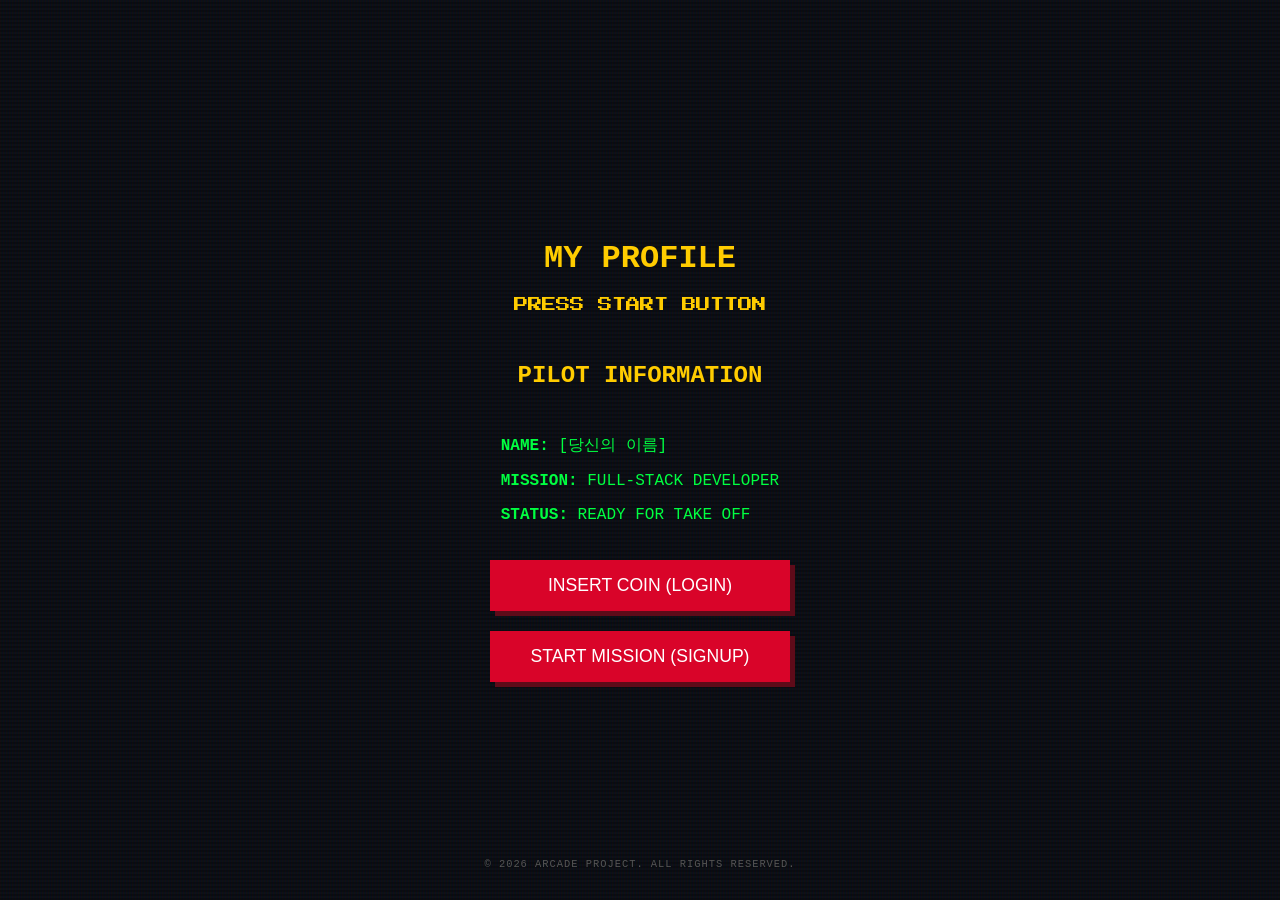
<file: index.html>
<!DOCTYPE html>
<html lang="ko">
<head>
    <meta charset="UTF-8">
    <title>MISSION: INTRODUCE - STRIKER 1945</title>
    <link rel="stylesheet" href="signup.css">
</head>
<body class="arcade-theme">
    <main class="index-container">
        <header>
            <h1 class="glitch" data-text="STRIKER 1945: MY PROFILE">MY PROFILE</h1>
            <p class="blink-text">PRESS START BUTTON</p>
        </header>

        <section class="profile-card">
            <h2>PILOT INFORMATION</h2>
            <article>
                <p><strong>NAME:</strong> [당신의 이름]</p>
                <p><strong>MISSION:</strong> FULL-STACK DEVELOPER</p>
                <p><strong>STATUS:</strong> READY FOR TAKE OFF</p>
            </article>
        </section>

        <nav class="menu-select">
            <button onclick="location.href='login.html'" class="btn-retro">INSERT COIN (LOGIN)</button>
            <button onclick="location.href='signup.html'" class="btn-retro">START MISSION (SIGNUP)</button>
        </nav>
    </main>

    <footer class="index-footer">
        <p>&copy; 2026 ARCADE PROJECT. ALL RIGHTS RESERVED.</p>
    </footer>
</body>
</html>
</file>
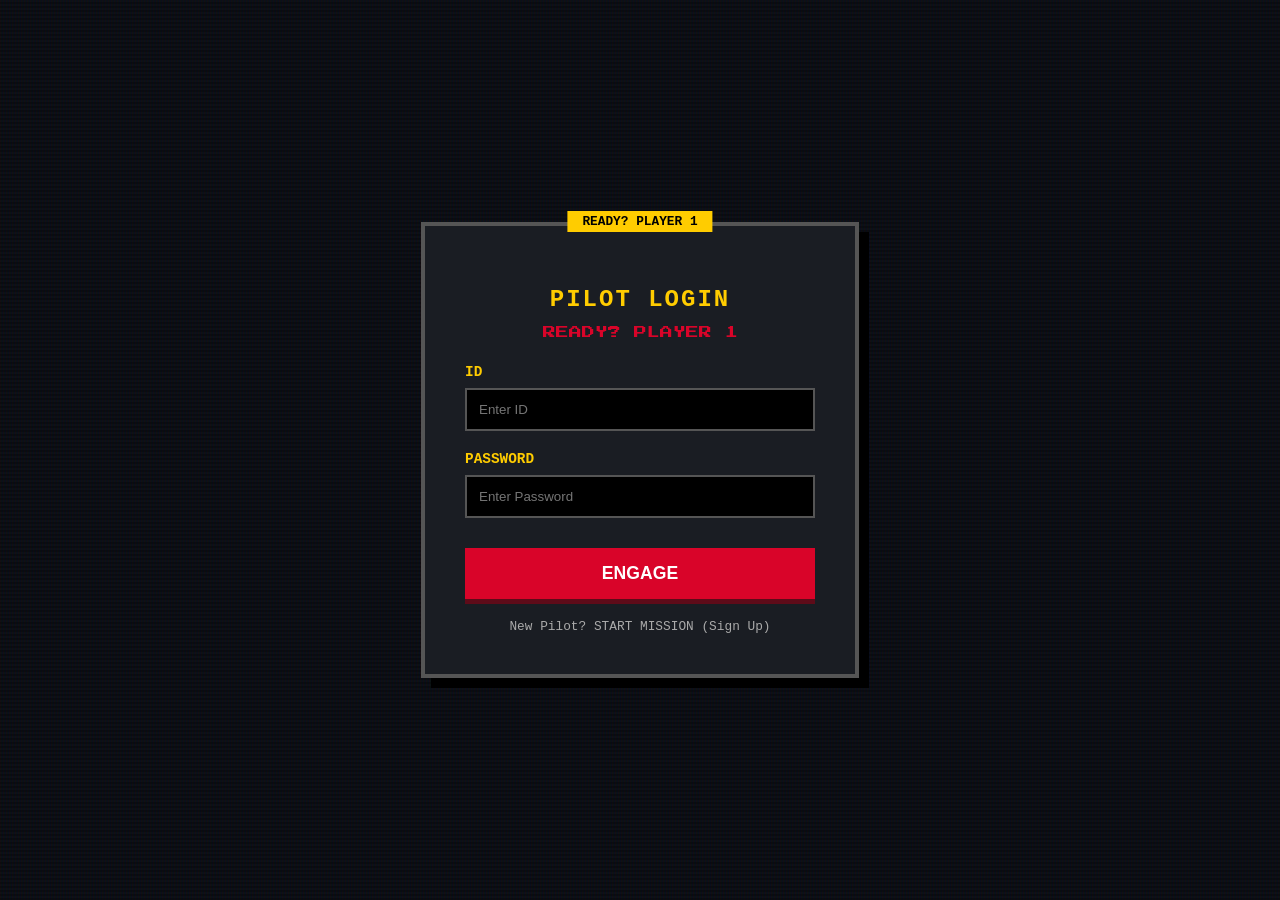
<file: login.html>
<!DOCTYPE html>
<html lang="ko">
<head>
    <meta charset="UTF-8">
    <title>PILOT LOGIN - STRIKER 1945</title>
    <link rel="stylesheet" href="login.css"> </head>
<body class="arcade-theme">
    <main class="form-box">
        <header>
            <h2 class="glitch" data-text="PILOT LOGIN">PILOT LOGIN</h2>
            <p class="blink-text">READY? PLAYER 1</p>
        </header>

        <form id="loginForm">
            <div class="input-group">
                <label for="loginId">ID</label>
                <input type="text" id="loginId" required placeholder="Enter ID">
            </div>
            <div class="input-group">
                <label for="loginPw">PASSWORD</label>
                <input type="password" id="loginPw" required placeholder="Enter Password">
            </div>
            
            <button type="submit" class="btn-retro">ENGAGE</button>
        </form>

        <footer>
            <a href="signup.html" class="link-signup">New Pilot? START MISSION (Sign Up)</a>
        </footer>
    </main>
    <script src="login.js"></script>
</body>
</html>
</file>
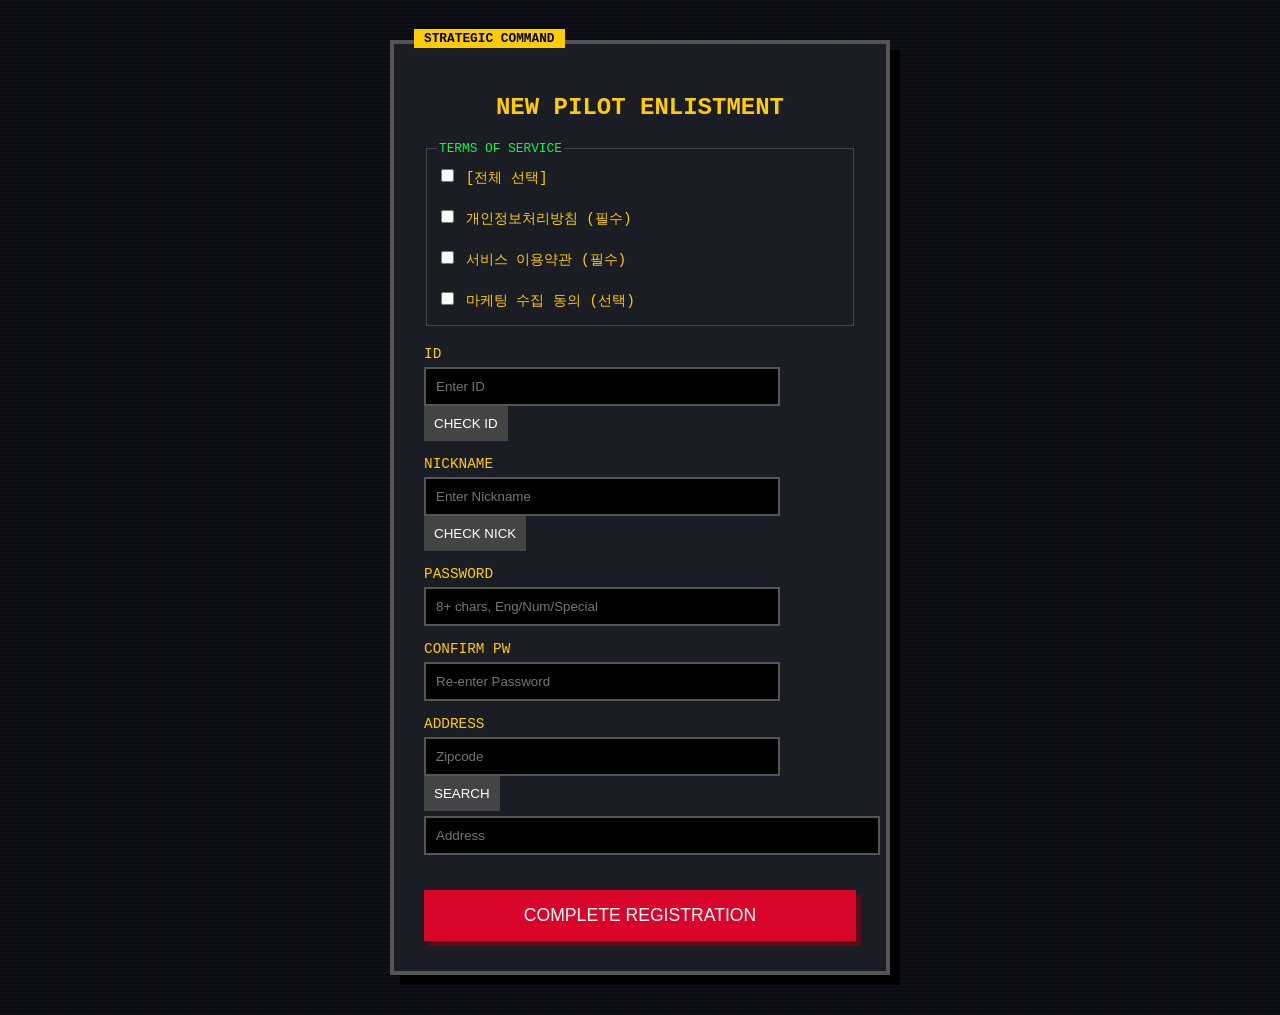
<file: signup.html>
<!DOCTYPE html>
<html lang="ko">
<head>
    <meta charset="UTF-8">
    <title>PILOT REGISTRATION</title>
    <link rel="stylesheet" href="signup.css">
    <script src="//t1.daumcdn.net/mapjsapi/bundle/postcode/prod/postcode.v2.js"></script>
</head>
<body class="arcade-theme">
    <main class="container">
        <section class="form-box">
            <header>
                <h2>NEW PILOT ENLISTMENT</h2>
            </header>

            <form id="signupForm">
                <fieldset class="terms-section">
                    <legend>TERMS OF SERVICE</legend>
                    <label><input type="checkbox" id="checkAll"> [전체 선택]</label><br>
                    <label><input type="checkbox" class="terms" required> 개인정보처리방침 (필수)</label><br>
                    <label><input type="checkbox" class="terms" required> 서비스 이용약관 (필수)</label><br>
                    <label><input type="checkbox" class="terms"> 마케팅 수집 동의 (선택)</label>
                </fieldset>

                <div class="input-group">
                    <label for="userId">ID</label>
                    <input type="text" id="userId" required placeholder="Enter ID">
                    <button type="button" id="btnIdCheck" class="btn-small">CHECK ID</button>
                </div>

                <div class="input-group">
                    <label for="nickname">NICKNAME</label>
                    <input type="text" id="nickname" required placeholder="Enter Nickname">
                    <button type="button" id="btnNickCheck" class="btn-small">CHECK NICK</button>
                </div>

                <div class="input-group">
                    <label for="pw">PASSWORD</label>
                    <input type="password" id="pw" required placeholder="8+ chars, Eng/Num/Special">
                    <p id="pwMsg" class="msg"></p>
                </div>

                <div class="input-group">
                    <label for="pwConfirm">CONFIRM PW</label>
                    <input type="password" id="pwConfirm" required placeholder="Re-enter Password">
                    <p id="pwConfirmMsg" class="msg"></p>
                </div>

                <div class="input-group">
                    <label>ADDRESS</label>
                    <input type="text" id="postcode" placeholder="Zipcode" readonly>
                    <button type="button" onclick="execDaumPostcode()" class="btn-small">SEARCH</button><br>
                    <input type="text" id="address" placeholder="Address" readonly style="width: 100%; margin-top:5px;">
                </div>

                <button type="submit" class="btn-retro submit-btn">COMPLETE REGISTRATION</button>
            </form>
        </section>
    </main>
    <script src="signup.js"></script>
</body>
</html>
</file>
<file: signup.css>
@import url('https://fonts.googleapis.com/css2?family=Press+Start+2P&display=swap');

body.arcade-theme {
    background-color: #0b0e14;
    color: #00ff41; /* 매트릭스/레이더 느낌의 초록 */
    font-family: 'Courier New', Courier, monospace;
    margin: 0;
    display: flex;
    justify-content: center;
    align-items: center;
    min-height: 100vh;
    background-image: linear-gradient(rgba(18, 16, 16, 0) 50%, rgba(0, 0, 0, 0.25) 50%), 
                      linear-gradient(90deg, rgba(255, 0, 0, 0.06), rgba(0, 255, 0, 0.02), rgba(0, 0, 255, 0.06));
    background-size: 100% 4px, 3px 100%; /* CRT 스캔라인 효과 */
    flex-direction: column; /* 세로 방향으로 정렬 */
    position: relative;     /* 푸터 위치 고정을 위함 */
    padding: 20px;
    box-sizing: border-box;
}

.container { width: 100%; max-width: 500px; padding: 20px; }

.index-container {
    display: flex;
    flex-direction: column;
    justify-content: center;
    align-items: center;
    text-align: center;      /* 텍스트 중앙 정렬 */
    flex-grow: 1;            /* 푸터를 밀어내기 위해 공간 확보 */
    width: 100%;
    max-width: 600px;
}

.form-box {
    border: 4px solid #555;
    background: #1a1d23;
    padding: 30px;
    box-shadow: 10px 10px 0px #000;
    position: relative;
}

.form-box::before { /* 상단 장식 */
    content: "STRATEGIC COMMAND";
    position: absolute;
    top: -15px; left: 20px;
    background: #ffcc00;
    color: #000;
    padding: 2px 10px;
    font-weight: bold; font-size: 0.8rem;
}

h1, h2 { color: #ffcc00; text-align: center; text-transform: uppercase; }

.input-group { margin-bottom: 15px; }
label { display: block; margin-bottom: 5px; color: #ffcc00; font-size: 0.9rem; }

input[type="text"], input[type="password"] {
    background: #000;
    border: 2px solid #555;
    color: #fff;
    padding: 10px;
    width: calc(100% - 100px); /* 버튼 자리 제외 */
}

.btn-small {
    background: #444; color: #fff;
    border: none; padding: 10px; cursor: pointer;
}

.btn-retro {
    background: #d90429;
    color: #fff;
    border: none;
    padding: 15px 30px;
    font-size: 1.1rem;
    cursor: pointer;
    width: 100%;
    margin-top: 20px;
    box-shadow: 5px 5px 0px #5e0b19;
    transition: 0.1s;
}

.btn-retro:active { transform: translate(2px, 2px); box-shadow: 2px 2px 0px #5e0b19; }

.terms-section { border: 1px solid #444; margin-bottom: 20px; padding: 10px; font-size: 0.8rem; }

.msg { font-size: 0.7rem; margin-top: 5px; }
.success { color: #00ff41; }
.error { color: #ff4d4d; }

.blink-text {
    font-family: 'Press Start 2P', cursive;
    font-size: 0.9rem;
    color: #ffcc00; /* 메인 화면은 노란색으로 */
    text-align: center;
    margin-bottom: 30px;
    animation: blink 0.5s infinite;
}

@keyframes blink {
    0% { opacity: 0; }
    50% { opacity: 1; }
    100% { opacity: 0; }
}

/* 프로필 카드 내부 텍스트 정렬 */
.profile-card article {
    text-align: left;        /* 라벨은 왼쪽 정렬이 보기 좋으나 */
    display: inline-block;   /* 박스 자체는 중앙에 위치하도록 설정 */
    margin-top: 10px;
}

/* 3. 푸터 스타일: 최하단 고정 및 글씨 작게 */
.index-footer {
    position: absolute;
    bottom: 20px;            /* 화면 맨 아래에서 약간 띄움 */
    width: 100%;
    text-align: center;
}

.index-footer p {
    font-size: 0.65rem;      /* 기존보다 약 10% 이상 작게 조정 */
    color: #555;             /* 약간 어둡게 처리하여 배경과 조화 */
    letter-spacing: 1px;
    text-transform: uppercase;
}

/* 메뉴 버튼 너비 조정 */
.menu-select {
    width: 100%;
    max-width: 300px;        /* 버튼들이 너무 퍼지지 않게 제한 */
}
</file>
<file: login.css>
@import url('https://fonts.googleapis.com/css2?family=Press+Start+2P&display=swap');

body.arcade-theme {
    background-color: #0b0e14;
    color: #00ff41; 
    font-family: 'Courier New', Courier, monospace;
    margin: 0;
    display: flex;
    justify-content: center;
    align-items: center;
    min-height: 100vh;
    /* CRT 모니터 스캔라인 효과 */
    background-image: linear-gradient(rgba(18, 16, 16, 0) 50%, rgba(0, 0, 0, 0.25) 50%), 
                      linear-gradient(90deg, rgba(255, 0, 0, 0.06), rgba(0, 255, 0, 0.02), rgba(0, 0, 255, 0.06));
    background-size: 100% 4px, 3px 100%;
}

.form-box {
    border: 4px solid #555;
    background: #1a1d23;
    padding: 40px;
    box-shadow: 10px 10px 0px #000;
    position: relative;
    width: 350px;
    text-align: center;
}

/* 상단 'MISSION' 장식 */
.form-box::before {
    content: "READY? PLAYER 1";
    position: absolute;
    top: -15px;
    left: 50%;
    transform: translateX(-50%);
    background: #ffcc00;
    color: #000;
    padding: 3px 15px;
    font-weight: bold;
    font-size: 0.8rem;
    white-space: nowrap;
}

h2 {
    color: #ffcc00;
    text-transform: uppercase;
    margin-bottom: 5px; /* 애니메이션 텍스트와 가깝게 */
    letter-spacing: 2px;
}

/* 깜빡이는 애니메이션 효과 정의 */
.blink-text {
    font-family: 'Press Start 2P', cursive; /* 픽셀 글꼴 */
    font-size: 0.8rem;
    color: #d90429;
    margin-bottom: 25px;
    animation: blink 0.5s infinite; /* 0.5초 주기로 무한 반복 */
}

@keyframes blink {
    0% { opacity: 0; }
    50% { opacity: 1; }
    100% { opacity: 0; }
}

/* 입력 그룹 */
.input-group {
    margin-bottom: 20px;
    text-align: left;
}

label {
    display: block;
    margin-bottom: 8px;
    color: #ffcc00;
    font-size: 0.9rem;
    font-weight: bold;
}

input[type="text"], 
input[type="password"] {
    background: #000;
    border: 2px solid #555;
    color: #fff;
    padding: 12px;
    width: 100%;
    box-sizing: border-box;
    outline: none;
    transition: border 0.3s;
}

input[type="text"]:focus, 
input[type="password"]:focus {
    border-color: #00ff41;
}

/* 로그인 버튼 (ENGAGE) */
.btn-retro {
    background: #d90429;
    color: #fff;
    border: none;
    padding: 15px;
    font-size: 1.1rem;
    font-weight: bold;
    cursor: pointer;
    width: 100%;
    margin-top: 10px;
    box-shadow: 0px 5px 0px #5e0b19;
    text-transform: uppercase;
    transition: 0.1s;
}

.btn-retro:hover {
    background: #ef233c;
}

.btn-retro:active {
    transform: translateY(3px);
    box-shadow: 0px 2px 0px #5e0b19;
}

/* 회원가입 유도 링크 */
.link-signup {
    margin-top: 20px;
    display: block;
    color: #aaa;
    font-size: 0.8rem;
    text-decoration: none;
}

.link-signup:hover {
    color: #00ff41;
    text-decoration: underline;
}
</file>
